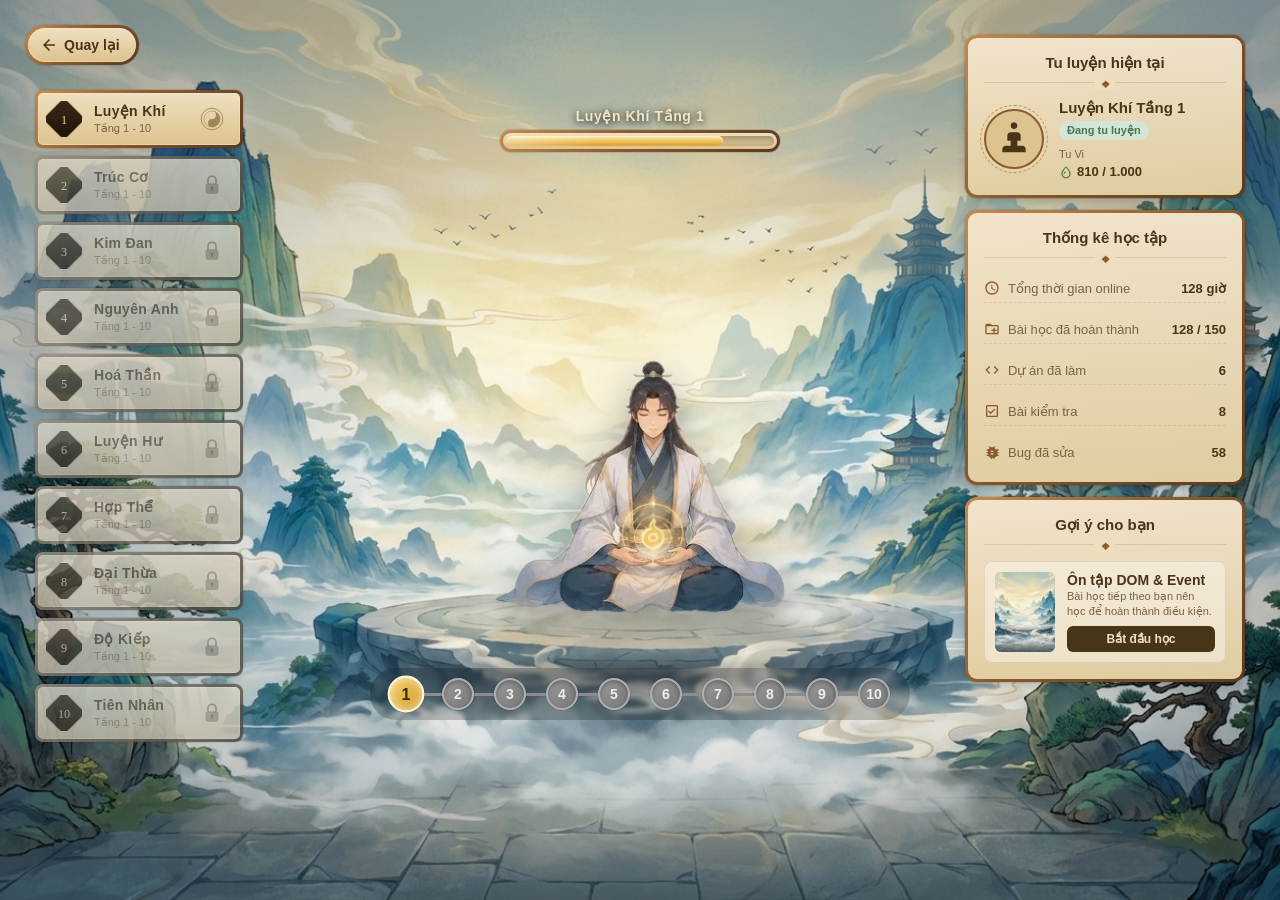
<file: pages/dotPhaCanhGioi/dotPhaCanhGioi.html>
<!DOCTYPE html>
<html lang="vi">
<head>
<meta charset="UTF-8">
<meta name="viewport" content="width=device-width, initial-scale=1.0">
<title>Tọa Đàm Tiên Cảnh</title>
<style>
  :root{
    --wood-dark:#5a3a1e;
    --wood-mid:#8a5a2e;
    --wood-light:#c88a4a;
    --parchment-1:#efe0c0;
    --parchment-2:#dcc38f;
    --ink:#4a3418;
    --ink-soft:#7a6142;

    --wood-dark-l:#4a4640;
    --wood-mid-l:#726b5e;
    --wood-light-l:#9a9082;
    --parchment-1-l:#d8d2c2;
    --parchment-2-l:#c3bcaa;
    --ink-l:#6b6355;
    --ink-soft-l:#948c7c;
  }
  *{box-sizing:border-box;}
  html,body{
    margin:0;
    padding:0;
    width:100%;
    height:100%;
    background:#0a1420;
    overflow:hidden;
    font-family: "Segoe UI", -apple-system, sans-serif;
  }
  .stage{
    position:relative;
    width:100%;
    height:100vh;
    display:flex;
    align-items:center;
    justify-content:center;
    overflow:hidden;
    background:#0a1420;
  }
  .bg{
    position:absolute;
    inset:0;
    width:100%;
    height:100%;
    object-fit:cover;
    filter:saturate(1.05);
  }
  .vignette{
    position:absolute;
    inset:0;
    pointer-events:none;
    background:radial-gradient(ellipse at 50% 62%, transparent 30%, rgba(6,14,24,0.35) 100%);
  }

  /* ---------- Character ---------- */
  .char-wrap{
    position:absolute;
    left:50%;
    top:54%;
    transform:translate(-50%,-50%);
    width:min(26vw, 300px);
    z-index:5;
    animation: float 5s ease-in-out infinite;
  }
  @keyframes float{
    0%,100%{ transform: translate(-50%,-50%) translateY(0px); }
    50%{ transform: translate(-50%,-50%) translateY(-16px); }
  }
  .char-img{
    position:relative;
    z-index:2;
    width:100%;
    display:block;
    filter: drop-shadow(0 18px 20px rgba(0,0,0,0.35));
  }
  .ground-shadow{
    position:absolute;
    left:50%;
    top:75%;
    width:34%;
    height:5%;
    transform:translate(-50%,-50%);
    background:radial-gradient(ellipse, rgba(10,20,30,0.45) 0%, rgba(10,20,30,0) 72%);
    z-index:4;
    animation: shadowPulse 5s ease-in-out infinite;
    filter:blur(2px);
  }
  @keyframes shadowPulse{
    0%,100%{ transform:translate(-50%,-50%) scale(1); opacity:0.55; }
    50%{ transform:translate(-50%,-50%) scale(0.78); opacity:0.3; }
  }

  .hint{
    position:absolute;
    bottom:22px;
    left:50%;
    transform:translateX(-50%);
    color:rgba(255,255,255,0.75);
    font-size:13px;
    letter-spacing:0.5px;
    text-shadow:0 1px 4px rgba(0,0,0,0.6);
    z-index:10;
    pointer-events:none;
  }

  /* ---------- Back Button ---------- */
  .back-btn {
    position: absolute;
    top: 25px;
    left: 25px;
    z-index: 30;
    display: flex;
    align-items: center;
    gap: 6px;
    padding: 8px 16px 8px 12px;
    border-radius: 20px;
    cursor: pointer;
    user-select: none;
    text-decoration: none;
    color: var(--ink);
    font-weight: 700;
    font-size: 14px;
    background:
      linear-gradient(var(--parchment-1), var(--parchment-2)) padding-box,
      linear-gradient(135deg, var(--wood-light), var(--wood-mid) 45%, var(--wood-dark) 100%) border-box;
    border: 3px solid transparent;
    box-shadow: 0px 0px 1px 0.5px rgba(0, 0, 0, 0.2), inset 0 0 0 1px rgba(255,235,200,0.35);
    transition: transform 0.25s cubic-bezier(.34,1.56,.64,1), box-shadow 0.25s ease;
  }
  
  .back-btn:hover {
    transform: translateX(-4px) scale(1.05); /* Hiệu ứng lùi nhẹ về bên trái và phóng to */
    box-shadow: 0px 0px 1px 0.5px rgba(0, 0, 0, 0.2), inset 0 0 0 1px rgba(255,235,200,0.5);
  }

  .back-btn svg {
    width: 18px;
    height: 18px;
    fill: var(--ink);
  }

  /* ---------- Realm Button List ---------- */
  .realm-list{
    position:absolute;
    /* Điều chỉnh vị trí top lùi xuống 80px để nhường chỗ cho nút Quay Lại */
    top: 80px;
    left:25px;
    z-index:20;
    display:flex;
    flex-direction:column;
    gap:8px;
    max-height:calc(100vh - 105px);
    overflow-y: auto;
    overflow-x: hidden; /* Ẩn thanh cuộn ngang nếu có */
    /* Thêm padding để nút có không gian phóng to (scale) không bị lẹm viền */
    padding: 10px 14px 10px 10px; 
  }

  /* Custom scrollbar for realm list */
  .realm-list::-webkit-scrollbar {
    width: 6px;
  }
  .realm-list::-webkit-scrollbar-track {
    background: rgba(0,0,0,0.2);
    border-radius: 4px;
    /* Thêm lề cho track để không dính sát viền */
    margin: 10px 0; 
  }
  .realm-list::-webkit-scrollbar-thumb {
    background: var(--wood-mid);
    border-radius: 4px;
  }

  .realm-btn{
    display:flex;
    align-items:center;
    gap:12px;
    padding:8px 16px 8px 8px;
    border-radius:8px;
    cursor:pointer;
    user-select:none;

    background:
      linear-gradient(var(--parchment-1), var(--parchment-2)) padding-box,
      linear-gradient(135deg, var(--wood-light), var(--wood-mid) 45%, var(--wood-dark) 100%) border-box;
    border:3px solid transparent;
    box-shadow:
      0px 0px 1px 0.5px rgba(0, 0, 0, 0.2),
      inset 0 0 0 1px rgba(255,235,200,0.35);

    transition: transform 0.25s cubic-bezier(.34,1.56,.64,1), box-shadow 0.25s ease;
  }
  .realm-btn:hover{
    transform:scale(1.1);
    box-shadow:
      0 10px 22px rgba(0,0,0,0.5),
      inset 0 0 0 1px rgba(255,235,200,0.5);
    z-index:2;
  }

  .realm-btn.locked{
    background:
      linear-gradient(var(--parchment-1-l), var(--parchment-2-l)) padding-box,
      linear-gradient(135deg, var(--wood-light-l), var(--wood-mid-l) 45%, var(--wood-dark-l) 100%) border-box;
    box-shadow:
      0px 0px 1px 0.5px rgba(0, 0, 0, 0.2),
      inset 0 0 0 1px rgba(255,255,255,0.15);
    opacity:0.82;
  }
  .realm-btn.locked:hover{
    opacity:1;
  }

  .realm-badge{
    position:relative;
    flex:0 0 auto;
    width:36px;
    height:36px;
    display:flex;
    align-items:center;
    justify-content:center;
  }
  .realm-badge svg{
    width:100%;
    height:100%;
    display:block;
  }

  .realm-text{
    display:flex;
    flex-direction:column;
    gap:2px;
    line-height:1.1;
    min-width:92px;
  }
  .realm-title{
    font-size:14px;
    font-weight:700;
    color:var(--ink);
    letter-spacing:0.3px;
  }
  .realm-sub{
    font-size:11px;
    color:var(--ink-soft);
    font-weight:500;
  }
  .locked .realm-title{ color:var(--ink-l); }
  .locked .realm-sub{ color:var(--ink-soft-l); }

  .realm-icon{
    flex:0 0 auto;
    width:24px;
    height:24px;
    margin-left:2px;
    opacity:0.85;
  }
  .locked .realm-icon{ opacity:0.55; }

  /* ---------- Right Panel (Thống kê) ---------- */
  .right-panel {
    position: absolute;
    top: 25px;
    right: 25px;
    z-index: 20;
    display: flex;
    flex-direction: column;
    gap: 12px;
    width: 300px;
    max-height: calc(100vh - 50px);
    overflow-y: auto;
    overflow-x: hidden;
    padding: 10px;
  }
  
  /* Custom scrollbar for right panel */
  .right-panel::-webkit-scrollbar { width: 4px; }
  .right-panel::-webkit-scrollbar-track { background: transparent; }
  .right-panel::-webkit-scrollbar-thumb { background: rgba(138, 90, 46, 0.4); border-radius: 4px; }

  .panel-block {
    background:
      linear-gradient(rgba(244, 233, 210, 0.95), rgba(230, 212, 168, 0.95)) padding-box,
      linear-gradient(135deg, var(--wood-light), var(--wood-mid) 45%, var(--wood-dark) 100%) border-box;
    border: 3px solid transparent;
    border-radius: 12px;
    padding: 16px;
    box-shadow: 0px 0px 1px 0.5px rgba(0, 0, 0, 0.2), 0 4px 10px rgba(0,0,0,0.15);
    display: flex;
    flex-direction: column;
    gap: 12px;
  }

  .panel-header {
    text-align: center;
    font-size: 15px;
    font-weight: 700;
    color: var(--ink);
    padding-bottom: 10px;
    border-bottom: 1px solid rgba(138, 90, 46, 0.2);
    margin-bottom: 4px;
    position: relative;
  }
  
  .panel-header::after {
    content: "❖";
    position: absolute;
    bottom: -8px;
    left: 50%;
    transform: translateX(-50%);
    font-size: 10px;
    color: var(--wood-mid);
    background: #eedebe; /* Match approx background */
    padding: 0 6px;
  }

  /* Tu Luyện Hiện Tại Block */
  .cultivation-info {
    display: flex;
    align-items: center;
    gap: 15px;
  }
  
  .cultivation-avatar {
    width: 60px;
    height: 60px;
    border-radius: 50%;
    border: 2px solid var(--wood-mid);
    padding: 2px;
    position: relative;
    display: flex;
    align-items: center;
    justify-content: center;
    background: #dcc38f;
  }
  .cultivation-avatar svg { width: 40px; height: 40px; fill: var(--ink); }
  
  .cultivation-avatar::before {
    content: '';
    position: absolute;
    inset: -6px;
    border-radius: 50%;
    border: 1px dashed var(--wood-light);
    animation: spin 10s linear infinite;
  }
  @keyframes spin { 100% { transform: rotate(360deg); } }

  .cultivation-details {
    display: flex;
    flex-direction: column;
    gap: 4px;
  }
  .cultivation-name { font-weight: 700; color: var(--ink); font-size: 15px; }
  .cultivation-status {
    background: #d4e5d6;
    color: #4a7550;
    font-size: 11px;
    font-weight: 600;
    padding: 3px 8px;
    border-radius: 12px;
    align-self: flex-start;
  }
  .cultivation-tuvi-label { font-size: 11px; color: var(--ink-soft); margin-top: 4px; }
  .cultivation-tuvi-val { font-size: 13px; font-weight: 700; color: var(--ink); display: flex; align-items: center; gap: 4px;}
  .tuvi-icon { width: 14px; height: 14px; fill: #4a7550; }

  /* Thống Kê Học Tập Block */
  .stat-row {
    display: flex;
    align-items: center;
    justify-content: space-between;
    font-size: 13px;
    color: var(--ink);
    padding: 6px 0;
    border-bottom: 1px dashed rgba(138, 90, 46, 0.15);
  }
  .stat-row:last-child { border-bottom: none; }
  .stat-label {
    display: flex;
    align-items: center;
    gap: 8px;
    color: var(--ink-soft);
    font-weight: 500;
  }
  .stat-icon { width: 16px; height: 16px; fill: var(--wood-mid); }
  .stat-val { font-weight: 700; }

  /* Gợi Ý Cho Bạn Block */
  .suggestion-card {
    display: flex;
    gap: 12px;
    background: rgba(255,255,255,0.4);
    padding: 10px;
    border-radius: 8px;
    border: 1px solid rgba(138, 90, 46, 0.15);
  }
  .suggestion-img {
    width: 60px;
    height: 80px;
    border-radius: 6px;
    object-fit: cover;
    background: var(--wood-light-l);
  }
  .suggestion-content {
    display: flex;
    flex-direction: column;
    justify-content: space-between;
    flex: 1;
  }
  .suggestion-title { font-weight: 700; font-size: 14px; color: var(--ink); }
  .suggestion-desc { font-size: 11px; color: var(--ink-soft); line-height: 1.4; margin-bottom: 6px; }
  .suggestion-btn {
    background: var(--ink);
    color: #efe0c0;
    border: none;
    padding: 6px 0;
    border-radius: 6px;
    font-size: 12px;
    font-weight: 600;
    cursor: pointer;
    transition: background 0.2s;
    text-align: center;
  }
  .suggestion-btn:hover { background: var(--wood-mid); }

  /* ---------- Tooltip ---------- */
  .tooltip{
    position:fixed;
    z-index:100;
    min-width:220px;
    max-width:270px;
    background:#fffdf8;
    border-radius:8px;
    padding:14px 16px;
    box-shadow: 0px 0px 1px 0.5px rgba(0, 0, 0, 0.2), 0 0 0 1px rgba(0,0,0,0.06);
    opacity:0;
    transform:translateY(4px);
    pointer-events:none;
    transition:opacity 0.18s ease, transform 0.18s ease;
  }
  .tooltip.show{
    opacity:1;
    transform:translateY(0);
  }
  .tooltip-title{
    font-size:14px;
    font-weight:700;
    color:#5a3a1e;
    margin:0 0 8px 0;
    padding-bottom:6px;
    border-bottom:1px solid #ecdfc4;
  }
  .tooltip-row{
    display:flex;
    justify-content:space-between;
    gap:10px;
    font-size:12.5px;
    color:#4a4235;
    margin-bottom:5px;
  }
  .tooltip-row span:first-child{
    color:#8a7f68;
  }
  .tooltip-row span:last-child{
    font-weight:600;
    color:#2f2a20;
    text-align:right;
  }
  .tooltip-note{
    margin-top:8px;
    padding-top:7px;
    border-top:1px dashed #ecdfc4;
    font-size:11.5px;
    color:#9a8f78;
    line-height:1.4;
  }

  /* ---------- EXP Bar ---------- */
  .exp-wrap{
    position:absolute;
    left:50%;
    top:12%;
    transform:translateX(-50%);
    z-index:6;
    display:flex;
    flex-direction:column;
    align-items:center;
    gap:6px;
  }
  .exp-title{
    font-size:14px;
    font-weight:700;
    color:#f3e6c4;
    letter-spacing:0.6px;
    text-shadow:0 2px 6px rgba(0,0,0,0.7), 0 0 10px rgba(0,0,0,0.4);
  }
  .exp-bar-frame{
    position:relative;
    width:280px;
    height:22px;
    border-radius:11px;
    padding:3px;
    background:
      linear-gradient(var(--parchment-1), var(--parchment-2)) padding-box,
      linear-gradient(135deg, var(--wood-light), var(--wood-mid) 45%, var(--wood-dark) 100%) border-box;
    border:3px solid transparent;
    box-shadow: 0px 0px 1px 0.5px rgba(0, 0, 0, 0.2);
    cursor:pointer;
  }
  .exp-track{
    position:relative;
    width:100%;
    height:100%;
    border-radius:6px;
    background:#c9b48a;
    box-shadow: inset 0 2px 4px rgba(0,0,0,0.2);
    overflow:hidden;
  }
  .exp-fill{
    position:absolute;
    left:0; top:0; bottom:0;
    width:0%;
    border-radius:6px;
    background:linear-gradient(180deg, #ffe9a8 0%, #f4c766 45%, #d99c2e 100%);
    box-shadow:inset 0 1px 2px rgba(255,255,255,0.6), 0 0 8px rgba(244,199,102,0.6);
    transition:width 1.2s ease-out;
  }
  .exp-fill::after{
    content:"";
    position:absolute;
    inset:0;
    background:linear-gradient(90deg, rgba(255,255,255,0.35), rgba(255,255,255,0) 40%);
  }
  .exp-percent{
    position:absolute;
    left:50%;
    bottom:calc(100% + 8px);
    transform:translateX(-50%) translateY(4px);
    background:#2a2016;
    color:#f4d998;
    font-size:12px;
    font-weight:700;
    padding:4px 10px;
    border-radius:6px;
    white-space:nowrap;
    opacity:0;
    pointer-events:none;
    transition:opacity 0.18s ease, transform 0.18s ease;
    box-shadow: 0px 0px 1px 0.5px rgba(0, 0, 0, 0.2);
  }
  .exp-percent::after{
    content:"";
    position:absolute;
    top:100%;
    left:50%;
    transform:translateX(-50%);
    border:5px solid transparent;
    border-top-color:#2a2016;
  }
  .exp-bar-frame:hover .exp-percent{
    opacity:1;
    transform:translateX(-50%) translateY(0);
  }

  /* ---------- Stage Tracker (Levels 1-10) ---------- */
  .stage-tracker-wrap {
    position: absolute;
    bottom: 20%;
    left: 50%;
    transform: translateX(-50%);
    z-index: 6;
    display: flex;
    align-items: center;
    gap: 0; /* Elements will overlap or touch based on margins */
    background: rgba(0,0,0,0.2);
    padding: 10px 20px;
    border-radius: 30px;
    backdrop-filter: blur(2px);
  }

  .stage-node-container {
    display: flex;
    align-items: center;
  }

  .stage-line {
    width: 24px;
    height: 3px;
    background-color: #8c8c8c; /* Default gray for locked */
    margin: 0 -2px; /* Pull nodes slightly together */
    z-index: 1;
  }

  .stage-line.active {
    background-color: #e6c875; /* Active gold */
    box-shadow: 0 0 5px rgba(230, 200, 117, 0.6);
  }

  .stage-node {
    position: relative;
    width: 32px;
    height: 32px;
    border-radius: 50%;
    display: flex;
    align-items: center;
    justify-content: center;
    font-weight: bold;
    font-size: 14px;
    color: #fff;
    z-index: 2;
    transition: all 0.3s ease;
    cursor: pointer;
  }

  /* Locked/Inactive node styling */
  .stage-node.locked {
    background: linear-gradient(135deg, #999, #777);
    border: 2px solid #b0b0b0;
    box-shadow: 0px 0px 1px 0.5px rgba(0, 0, 0, 0.2), inset 0 2px 4px rgba(0,0,0,0.3);
    color: #eee;
  }

  /* Active/Current node styling */
  .stage-node.active {
    background: linear-gradient(135deg, #f4d068, #d49c2e);
    border: 2px solid #fff5d1;
    box-shadow: 
      0px 0px 1px 0.5px rgba(0, 0, 0, 0.2),
      inset 0 0 8px rgba(255,255,255,0.6);
    color: #3a2a18;
    transform: scale(1.15);
    z-index: 3;
  }

  /* Completed node styling (if any were completed, they'd be green like the reference, but we are at level 1) */
  .stage-node.completed {
    background: linear-gradient(135deg, #4fb096, #2d7a64);
    border: 2px solid #a8dfd0;
    box-shadow: 0px 0px 1px 0.5px rgba(0, 0, 0, 0.2);
  }

  .stage-node:hover {
    transform: scale(1.2);
  }

  .stage-node.active:hover {
    transform: scale(1.25);
  }
</style>
</head>
<body>
  <div class="stage" id="stage">
    <img class="bg" src="../../img/background/Gemini_Generated_Image_ia73j4ia73j4ia73.png" alt="background">
    <div class="vignette"></div>

    <div class="ground-shadow"></div>

    <!-- Nút Quay Lại -->
    <a href="../room/room.html" class="back-btn">
      <svg viewBox="0 0 24 24">
        <path d="M20 11H7.83l5.59-5.59L12 4l-8 8 8 8 1.41-1.41L7.83 13H20v-2z"/>
      </svg>
      Quay lại
    </a>

    <!-- EXP bar (independent of character float) -->
    <div class="exp-wrap">
      <div class="exp-title">Luyện Khí Tầng 1</div>
      <div class="exp-bar-frame" id="expFrame">
        <div class="exp-track">
          <div class="exp-fill" id="expFill"></div>
        </div>
        <div class="exp-percent" id="expPercent">81%</div>
    </div>
  </div>

  <!-- Bảng Thông Tin Bên Phải -->
  <div class="right-panel">
    
    <!-- Block 1: Tu luyện hiện tại -->
    <div class="panel-block">
      <div class="panel-header">Tu luyện hiện tại</div>
      <div class="cultivation-info">
        <div class="cultivation-avatar">
          <!-- Icon Tọa Thiền -->
          <svg viewBox="0 0 24 24">
            <path d="M12 2C10.9 2 10 2.9 10 4C10 5.1 10.9 6 12 6C13.1 6 14 5.1 14 4C14 2.9 13.1 2 12 2ZM8 10V13H10V18H14V13H16V10C16 8.9 15.1 8 14 8H10C8.9 8 8 8.9 8 10ZM5 18V20H19V18C19 16.9 18.1 16 17 16H7C5.9 16 5 16.9 5 18Z"/>
          </svg>
        </div>
        <div class="cultivation-details">
          <div class="cultivation-name">Luyện Khí Tầng 1</div>
          <div class="cultivation-status">Đang tu luyện</div>
          <div class="cultivation-tuvi-label">Tu Vi</div>
          <div class="cultivation-tuvi-val">
            <svg class="tuvi-icon" viewBox="0 0 24 24"><path d="M12 2C8 6 4 11 4 15C4 19.42 7.58 23 12 23C16.42 23 20 19.42 20 15C20 11 16 6 12 2ZM12 21C8.69 21 6 18.31 6 15C6 11.83 9.14 7.6 12 4.09C14.86 7.6 18 11.83 18 15C18 18.31 15.31 21 12 21ZM12 11C9.79 11 8 12.79 8 15H10C10 13.9 10.9 13 12 13V11Z"/></svg>
            810 / 1.000
          </div>
        </div>
      </div>
    </div>

    <!-- Block 2: Thống kê học tập -->
    <div class="panel-block">
      <div class="panel-header">Thống kê học tập</div>
      
      <div class="stat-row">
        <div class="stat-label">
          <svg class="stat-icon" viewBox="0 0 24 24"><path d="M11.99 2C6.47 2 2 6.48 2 12C2 17.52 6.47 22 11.99 22C17.52 22 22 17.52 22 12C22 6.48 17.52 2 11.99 2ZM12 20C7.58 20 4 16.42 4 12C4 7.58 7.58 4 12 4C16.42 4 20 7.58 20 12C20 16.42 16.42 20 12 20ZM12.5 7H11V13L16.25 16.15L17 14.92L12.5 12.25V7Z"/></svg>
          Tổng thời gian online
        </div>
        <div class="stat-val">128 giờ</div>
      </div>
      
      <div class="stat-row">
        <div class="stat-label">
          <svg class="stat-icon" viewBox="0 0 24 24"><path d="M20 6H12L10 4H4C2.9 4 2.01 4.9 2.01 6L2 18C2 19.1 2.9 20 4 20H20C21.1 20 22 19.1 22 18V8C22 6.9 21.1 6 20 6ZM20 18H4V8H20V18ZM16 13V10H14V13H11V15H14V18H16V15H19V13H16Z"/></svg>
          Bài học đã hoàn thành
        </div>
        <div class="stat-val">128 / 150</div>
      </div>
      
      <div class="stat-row">
        <div class="stat-label">
          <svg class="stat-icon" viewBox="0 0 24 24"><path d="M9.4 16.6L4.8 12L9.4 7.4L8 6L2 12L8 18L9.4 16.6ZM14.6 16.6L19.2 12L14.6 7.4L16 6L22 12L16 18L14.6 16.6Z"/></svg>
          Dự án đã làm
        </div>
        <div class="stat-val">6</div>
      </div>
      
      <div class="stat-row">
        <div class="stat-label">
          <svg class="stat-icon" viewBox="0 0 24 24"><path d="M19 3H5C3.89 3 3 3.9 3 5V19C3 20.1 3.89 21 5 21H19C20.1 21 21 20.1 21 19V5C21 3.9 20.1 3 19 3ZM19 19H5V5H19V19ZM17 9.86L15.6 8.45L10 14.05L7.4 11.45L6 12.86L10 16.86L17 9.86Z"/></svg>
          Bài kiểm tra
        </div>
        <div class="stat-val">8</div>
      </div>
      
      <div class="stat-row">
        <div class="stat-label">
          <svg class="stat-icon" viewBox="0 0 24 24"><path d="M20 8H17.19C16.74 7.22 16.12 6.55 15.37 6.04L17 4.41L15.59 3L13.42 5.17C12.96 5.06 12.49 5 12 5C11.51 5 11.04 5.06 10.59 5.17L8.41 3L7 4.41L8.62 6.04C7.88 6.55 7.26 7.22 6.81 8H4V10H6.09C6.04 10.33 6 10.66 6 11V12H4V14H6V15C6 15.34 6.04 15.67 6.09 16H4V18H6.81C7.47 19.14 8.62 20 10 20.53V22H12V20.81C12.33 20.89 12.66 20.93 13 20.93C13.34 20.93 13.67 20.89 14 20.81V22H16V20.53C17.38 20 18.53 19.14 19.19 18H22V16H19.91C19.96 15.67 20 15.34 20 15V14H22V12H20V11C20 10.66 19.96 10.33 19.91 10H22V8ZM14 16H10V14H14V16ZM14 12H10V10H14V12Z"/></svg>
          Bug đã sửa
        </div>
        <div class="stat-val">58</div>
      </div>
    </div>

    <!-- Block 3: Gợi ý cho bạn -->
    <div class="panel-block">
      <div class="panel-header">Gợi ý cho bạn</div>
      <div class="suggestion-card">
        <img class="suggestion-img" src="../../img/background/Gemini_Generated_Image_ia73j4ia73j4ia73.png" alt="thumbnail">
        <div class="suggestion-content">
          <div class="suggestion-title">Ôn tập DOM & Event</div>
          <div class="suggestion-desc">Bài học tiếp theo bạn nên học để hoàn thành điều kiện.</div>
          <div class="suggestion-btn">Bắt đầu học</div>
        </div>
      </div>
    </div>

  </div>

  <div class="char-wrap">
      <img class="char-img" src="../../img/character/Code_Generated_Image.png" alt="character">
    </div>

    <!-- Stage Progress Tracker (Below Character) -->
    <div class="stage-tracker-wrap" id="stageTracker">
      <!-- Nodes will be injected here via JS -->
    </div>

    <!-- Realm / Cultivation stage buttons -->
    <div class="realm-list" id="realmList">
      <!-- Tầng 1 (Active) -->
      <div class="realm-btn" data-locked="false" data-name="Luyện Khí" data-sub="Tầng 1 - 10">
        <div class="realm-badge">
            <svg viewBox="0 0 100 100">
              <defs>
                <linearGradient id="badgeGrad1" x1="0" y1="0" x2="1" y2="1">
                  <stop offset="0%" stop-color="#3a2a18"/>
                  <stop offset="100%" stop-color="#1c130a"/>
                </linearGradient>
              </defs>
              <rect x="8" y="8" width="84" height="84" rx="10" transform="rotate(45 50 50)" fill="url(#badgeGrad1)" stroke="#c9a25c" stroke-width="2.5"/>
              <text x="50" y="63" text-anchor="middle" font-size="34" font-family="Georgia, serif" fill="#e8cf9c">1</text>
            </svg>
          </div>
          <div class="realm-text">
            <div class="realm-title">Luyện Khí</div>
            <div class="realm-sub">Tầng 1 - 10</div>
          </div>
          <div class="realm-icon">
            <svg viewBox="0 0 60 60">
              <circle cx="30" cy="30" r="27" fill="none" stroke="#8a6a3a" stroke-width="2"/>
              <circle cx="30" cy="30" r="20" fill="none" stroke="#8a6a3a" stroke-width="1.2"/>
              <path d="M30 10 A20 20 0 0 1 30 50 A10 10 0 0 1 30 30 A10 10 0 0 0 30 10 Z" fill="#8a6a3a" opacity="0.85"/>
              <circle cx="30" cy="20" r="3" fill="#efe0c0"/>
              <circle cx="30" cy="40" r="3" fill="#8a6a3a"/>
            </svg>
          </div>
        </div>
        <!-- buttons 2-10 injected by script -->
    </div>

    <!-- Tooltip panel -->
    <div class="tooltip" id="tooltip">
      <div class="tooltip-title" id="tipTitle">Điều kiện đột phá</div>
      <div id="tipBody"></div>
    </div>

    <!-- <div class="hint">Di chuột vào bảng cảnh giới, thanh EXP hoặc các tầng để xem chi tiết</div> -->
  </div>

<script>
  const REALMS = [
    { num:1,  name:"Luyện Khí",  locked:false },
    { num:2,  name:"Trúc Cơ",    locked:true },
    { num:3,  name:"Kim Đan",    locked:true },
    { num:4,  name:"Nguyên Anh", locked:true },
    { num:5,  name:"Hoá Thần",   locked:true },
    { num:6,  name:"Luyện Hư",   locked:true },
    { num:7,  name:"Hợp Thể",    locked:true },
    { num:8,  name:"Đại Thừa",   locked:true },
    { num:9,  name:"Độ Kiếp",    locked:true },
    { num:10, name:"Tiên Nhân",  locked:true },
  ];

  const CURRENT_LEVEL = 1; // Luyện Khí tầng 1
  const TOTAL_LEVELS = 10;

  // ---------- Realm List Generation ----------
  const realmList = document.getElementById('realmList');

  function lockIconSVG(){
    return `<svg viewBox="0 0 60 60">
      <rect x="15" y="27" width="30" height="24" rx="4" fill="#7a7364" stroke="#5c5648" stroke-width="1.5"/>
      <path d="M20 27 V18 A10 10 0 0 1 40 18 V27" fill="none" stroke="#5c5648" stroke-width="4" stroke-linecap="round"/>
      <circle cx="30" cy="37" r="3.4" fill="#3a362c"/>
      <rect x="28.4" y="38" width="3.2" height="7" rx="1.4" fill="#3a362c"/>
    </svg>`;
  }

  function lockedBadgeSVG(num){
    return `<svg viewBox="0 0 100 100">
      <defs>
        <linearGradient id="badgeGradL${num}" x1="0" y1="0" x2="1" y2="1">
          <stop offset="0%" stop-color="#5a5648"/>
          <stop offset="100%" stop-color="#38352b"/>
        </linearGradient>
      </defs>
      <rect x="8" y="8" width="84" height="84" rx="10" transform="rotate(45 50 50)" fill="url(#badgeGradL${num})" stroke="#8f8672" stroke-width="2.5"/>
      <text x="50" y="63" text-anchor="middle" font-size="34" font-family="Georgia, serif" fill="#cfc6ac">${num}</text>
    </svg>`;
  }

  REALMS.slice(1).forEach(r=>{
    const el = document.createElement('div');
    el.className = 'realm-btn locked';
    el.dataset.locked = 'true';
    el.dataset.name = r.name;
    el.dataset.sub = 'Tầng 1 - 10';
    el.innerHTML = `
      <div class="realm-badge">${lockedBadgeSVG(r.num)}</div>
      <div class="realm-text">
        <div class="realm-title">${r.name}</div>
        <div class="realm-sub">Tầng 1 - 10</div>
      </div>
      <div class="realm-icon">${lockIconSVG()}</div>
    `;
    realmList.appendChild(el);
  });

  // ---------- Stage Tracker Generation ----------
  const stageTracker = document.getElementById('stageTracker');
  
  for (let i = 1; i <= TOTAL_LEVELS; i++) {
    const nodeContainer = document.createElement('div');
    nodeContainer.className = 'stage-node-container';

    const node = document.createElement('div');
    
    // Determine state
    if (i < CURRENT_LEVEL) {
      node.className = 'stage-node completed'; // Would be green if > 1
    } else if (i === CURRENT_LEVEL) {
      node.className = 'stage-node active'; // Gold
    } else {
      node.className = 'stage-node locked'; // Gray
    }
    
    node.textContent = i;
    
    // Add tooltip events to nodes
    node.addEventListener('mouseenter', (e) => {
        const stateStr = i === CURRENT_LEVEL ? "Đang rèn luyện" : (i < CURRENT_LEVEL ? "Đã hoàn thành" : "Chưa đạt đến");
        tipTitle.textContent = `Tầng ${i}`;
        tipBody.innerHTML = `<div class="tooltip-row"><span>Trạng thái</span><span>${stateStr}</span></div>`;
        tip.classList.add('show');
        positionTooltip(e.clientX, e.clientY);
    });
    node.addEventListener('mousemove', (e)=>{ positionTooltip(e.clientX, e.clientY); });
    node.addEventListener('mouseleave', ()=>{ tip.classList.remove('show'); });

    nodeContainer.appendChild(node);

    // Add connector line if not the last node
    if (i < TOTAL_LEVELS) {
      const line = document.createElement('div');
      // Line is active only if the node before AND after it are completed/active
      if (i < CURRENT_LEVEL) {
        line.className = 'stage-line active'; 
      } else {
        line.className = 'stage-line'; // Gray line
      }
      nodeContainer.appendChild(line);
    }

    stageTracker.appendChild(nodeContainer);
  }

  // ---------- Tooltip logic ----------
  const tip = document.getElementById('tooltip');
  const tipTitle = document.getElementById('tipTitle');
  const tipBody = document.getElementById('tipBody');
  const OFFSET_X = 18;
  const OFFSET_Y = 18;

  function positionTooltip(x, y){
    const w = tip.offsetWidth;
    const h = tip.offsetHeight;
    let left = x + OFFSET_X;
    let top = y + OFFSET_Y;
    if(left + w > window.innerWidth - 10){ left = x - w - OFFSET_X; }
    if(top + h > window.innerHeight - 10){ top = y - h - OFFSET_Y; }
    tip.style.left = left + 'px';
    tip.style.top = top + 'px';
  }

  function unlockedTooltipHTML(){
    return `
      <div class="tooltip-row"><span>Cảnh giới hiện tại</span><span>Luyện Khí — Tầng 1</span></div>
      <div class="tooltip-row"><span>Linh lực yêu cầu</span><span>810 / 1.000</span></div>
      <div class="tooltip-row"><span>Đan dược hỗ trợ</span><span>Không có</span></div>
      <div class="tooltip-row"><span>Tỷ lệ thành công</span><span>100%</span></div>
      <div class="tooltip-note">Tu luyện đầy thanh EXP để đột phá lên Tầng 2.</div>
    `;
  }

  function lockedTooltipHTML(name, prevName){
    return `
      <div class="tooltip-row"><span>Trạng thái</span><span>Chưa mở khóa</span></div>
      <div class="tooltip-row"><span>Điều kiện</span><span>Đạt ${prevName} tầng 10</span></div>
      <div class="tooltip-note">Hoàn thành cảnh giới trước để mở khóa "${name}".</div>
    `;
  }

  document.querySelectorAll('.realm-btn').forEach((btn, idx)=>{
    const locked = btn.dataset.locked === 'true';
    const name = btn.dataset.name;
    const prevName = idx > 0 ? REALMS[idx-1].name : '';

    btn.addEventListener('mouseenter', (e)=>{
      tipTitle.textContent = locked ? name : 'Thông tin cảnh giới';
      tipBody.innerHTML = locked ? lockedTooltipHTML(name, prevName) : unlockedTooltipHTML();
      tip.classList.add('show');
      positionTooltip(e.clientX, e.clientY);
    });
    btn.addEventListener('mousemove', (e)=>{
      positionTooltip(e.clientX, e.clientY);
    });
    btn.addEventListener('mouseleave', ()=>{
      tip.classList.remove('show');
    });
  });

  // ---------- EXP bar Animation ----------
  const expFill = document.getElementById('expFill');
  const EXP_PERCENT = 81; // 81% for Luyện Khí tầng 1
  
  const expFrame = document.getElementById('expFrame');
  expFrame.addEventListener('mouseenter', (e) => {
        tipTitle.textContent = `Tiến trình Tu Luyện`;
        tipBody.innerHTML = `<div class="tooltip-row"><span>Tu vi hiện tại</span><span>810/1000</span></div><div class="tooltip-note">Sắp đạt đủ linh khí để đột phá.</div>`;
        tip.classList.add('show');
        positionTooltip(e.clientX, e.clientY);
  });
  expFrame.addEventListener('mousemove', (e)=>{ positionTooltip(e.clientX, e.clientY); });
  expFrame.addEventListener('mouseleave', ()=>{ tip.classList.remove('show'); });


  requestAnimationFrame(()=>{
    setTimeout(()=>{ expFill.style.width = EXP_PERCENT + '%'; }, 150);
  });
</script>
</body>
</html>
</file>
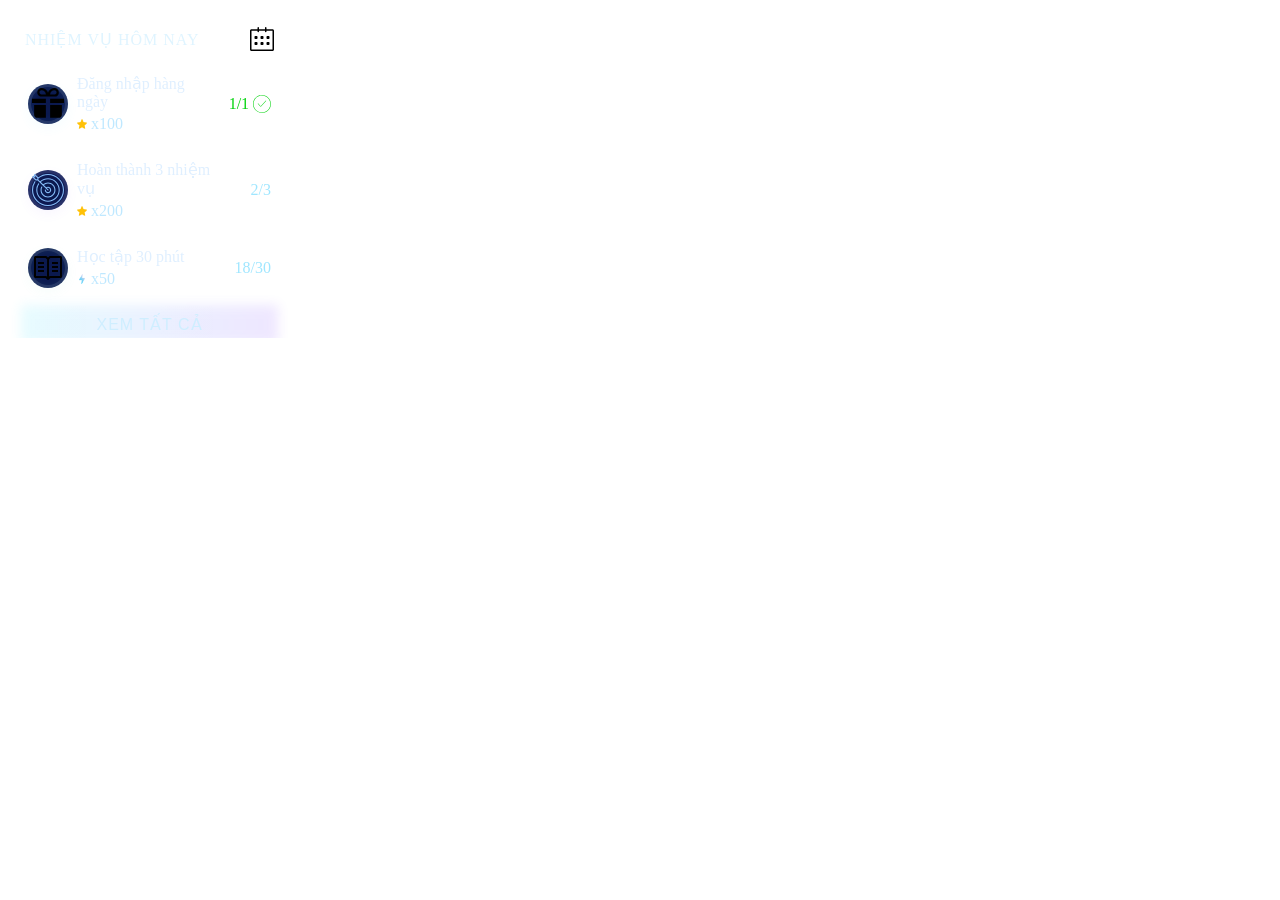
<file: pages/room/mission.html>
<!DOCTYPE html>
<html lang="en">

<head>
    <meta charset="UTF-8">
    <meta name="viewport" content="width=device-width, initial-scale=1.0">
    <link rel="stylesheet" href="mission.css">
    <title>Document</title>
</head>

<body>
    <div class="box">
        <div class="head-box">
            <div class="title">NHIỆM VỤ HÔM NAY</div>
            <svg fill="#000000" width="24px" height="24px" viewBox="0 0 1024 1024" xmlns="http://www.w3.org/2000/svg">
                <path
                    d="M960 95.888l-256.224.001V32.113c0-17.68-14.32-32-32-32s-32 14.32-32 32v63.76h-256v-63.76c0-17.68-14.32-32-32-32s-32 14.32-32 32v63.76H64c-35.344 0-64 28.656-64 64v800c0 35.343 28.656 64 64 64h896c35.344 0 64-28.657 64-64v-800c0-35.329-28.656-63.985-64-63.985zm0 863.985H64v-800h255.776v32.24c0 17.679 14.32 32 32 32s32-14.321 32-32v-32.224h256v32.24c0 17.68 14.32 32 32 32s32-14.32 32-32v-32.24H960v799.984zM736 511.888h64c17.664 0 32-14.336 32-32v-64c0-17.664-14.336-32-32-32h-64c-17.664 0-32 14.336-32 32v64c0 17.664 14.336 32 32 32zm0 255.984h64c17.664 0 32-14.32 32-32v-64c0-17.664-14.336-32-32-32h-64c-17.664 0-32 14.336-32 32v64c0 17.696 14.336 32 32 32zm-192-128h-64c-17.664 0-32 14.336-32 32v64c0 17.68 14.336 32 32 32h64c17.664 0 32-14.32 32-32v-64c0-17.648-14.336-32-32-32zm0-255.984h-64c-17.664 0-32 14.336-32 32v64c0 17.664 14.336 32 32 32h64c17.664 0 32-14.336 32-32v-64c0-17.68-14.336-32-32-32zm-256 0h-64c-17.664 0-32 14.336-32 32v64c0 17.664 14.336 32 32 32h64c17.664 0 32-14.336 32-32v-64c0-17.68-14.336-32-32-32zm0 255.984h-64c-17.664 0-32 14.336-32 32v64c0 17.68 14.336 32 32 32h64c17.664 0 32-14.32 32-32v-64c0-17.648-14.336-32-32-32z" />
            </svg>
        </div>
        <div class="mission-list">
            <div class="mission-card">
                <div class="icon">
                    <svg width="32px" height="32px" viewBox="0 0 15 15" version="1.1" id="gift"
                        xmlns="http://www.w3.org/2000/svg">
                        <path
                            d="M6.5,5v2H0V5H6.5z M8.5,5v2H15V5H8.5z M1,8v4.5C1,13.3284,1.6716,14,2.5,14h4V8H1z M8.5,8v6h4c0.8284,0,1.5-0.6716,1.5-1.5&#xA;&#x9;V8H8.5z M10.5,0c-1.4033-0.0444-2.6497,0.8904-3,2.25C7.1497,0.8904,5.9033-0.0444,4.5,0c-1.0709-0.0337-1.9663,0.8072-2,1.8781&#xA;&#x9;C2.4987,1.9187,2.4987,1.9594,2.5,2C2.3443,2.9427,2.9822,3.8331,3.9249,3.9888C4.0853,4.0153,4.2486,4.0191,4.41,4h6.13&#xA;&#x9;c0.9548,0.1497,1.8503-0.5029,2-1.4577c0.0282-0.1797,0.0282-0.3626,0-0.5423c0.0002-1.1046-0.895-2.0002-1.9996-2.0004&#xA;&#x9;C10.5269-0.0004,10.5135-0.0003,10.5,0z M4.5,3c-0.506,0.0463-0.9537-0.3264-1-0.8323C3.4949,2.1119,3.4949,2.0558,3.5,2&#xA;&#x9;C3.4537,1.494,3.8264,1.0463,4.3323,1C4.3881,0.9949,4.4442,0.9949,4.5,1c1.1046,0,2,0.8954,2,2H4.5z M10.5,3h-2&#xA;&#x9;c0-1.1046,0.8954-2,2-2c0.5523,0,1,0.4477,1,1c0.0463,0.506-0.3264,0.9537-0.8323,1C10.6119,3.0051,10.5558,3.0051,10.5,3z" />
                    </svg>
                </div>
                <div class="text">
                    <div class="info">Đăng nhập hàng ngày</div>
                    <div class="index"><img src="../../img/icon/star.png"> x100</div>
                </div>
                <div class="frequency tick">1/1 <svg version="1.1" id="Layer_1" xmlns="http://www.w3.org/2000/svg"
                        xmlns:xlink="http://www.w3.org/1999/xlink" width="18px" height="18px" viewBox="0 0 1.28 1.28"
                        enable-background="new 0 0 18 18" xml:space="preserve">
                        <g>
                            <path fill="#00d30b"
                                d="M0.64 0C0.287 0 0 0.287 0 0.64s0.287 0.64 0.64 0.64 0.64 -0.287 0.64 -0.64S0.993 0 0.64 0m0 1.24C0.309 1.24 0.04 0.971 0.04 0.64S0.309 0.04 0.64 0.04s0.6 0.269 0.6 0.6 -0.269 0.6 -0.6 0.6" />
                            <path fill="#00d30b"
                                d="m0.905 0.407 -0.342 0.368a0.02 0.02 0 0 1 -0.029 0l-0.16 -0.172a0.02 0.02 0 1 0 -0.029 0.027l0.16 0.172a0.06 0.06 0 0 0 0.088 0l0.342 -0.368a0.02 0.02 0 1 0 -0.029 -0.027" />
                        </g>
                    </svg></div>
            </div>
            <div class="mission-card">
                <div class="icon">
                    <svg width="32px" height="32px" viewBox="0 0 2.4 2.4" version="1.1"
                        xmlns="http://www.w3.org/2000/svg" xmlns:xlink="http://www.w3.org/1999/xlink">
                        <title>target</title>
                        <desc>Created with Sketch.</desc>
                        <defs />
                        <g id="People" stroke="none" stroke-width="1" fill="none" fill-rule="evenodd">
                            <g id="Icon-14" fill="#85bbf7">
                                <path
                                    d="M0.4 0.4H0.297l-0.16 -0.16H0.2a0.04 0.04 0 0 0 0.04 -0.04V0.137l0.16 0.16zM1.2 0a1.199 1.199 0 0 0 -0.733 0.251L0.228 0.012A0.04 0.04 0 0 0 0.16 0.04v0.12H0.04a0.04 0.04 0 0 0 -0.028 0.068l0.24 0.24A0.04 0.04 0 0 0 0.28 0.48h0.143l0.748 0.748a0.04 0.04 0 0 0 0.057 0 0.04 0.04 0 0 0 0 -0.057l-0.111 -0.111c0.023 -0.014 0.051 -0.021 0.082 -0.021 0.088 0 0.16 0.072 0.16 0.16s-0.072 0.16 -0.16 0.16 -0.16 -0.072 -0.16 -0.16a0.04 0.04 0 1 0 -0.08 0c0 0.132 0.108 0.24 0.24 0.24s0.24 -0.108 0.24 -0.24 -0.108 -0.24 -0.24 -0.24c-0.054 0 -0.102 0.015 -0.14 0.043l-0.169 -0.169A0.476 0.476 0 0 1 1.2 0.72c0.265 0 0.48 0.215 0.48 0.48s-0.215 0.48 -0.48 0.48 -0.48 -0.215 -0.48 -0.48c0 -0.073 0.016 -0.143 0.049 -0.21a0.04 0.04 0 1 0 -0.072 -0.035A0.554 0.554 0 0 0 0.64 1.2c0 0.309 0.251 0.56 0.56 0.56s0.56 -0.251 0.56 -0.56 -0.251 -0.56 -0.56 -0.56a0.556 0.556 0 0 0 -0.366 0.137l-0.17 -0.17C0.811 0.474 1 0.4 1.2 0.4c0.441 0 0.8 0.359 0.8 0.8s-0.359 0.8 -0.8 0.8 -0.8 -0.359 -0.8 -0.8c0 -0.157 0.046 -0.309 0.132 -0.439a0.04 0.04 0 1 0 -0.067 -0.044A0.876 0.876 0 0 0 0.32 1.2c0 0.485 0.395 0.88 0.88 0.88s0.88 -0.395 0.88 -0.88S1.685 0.32 1.2 0.32c-0.221 0 -0.43 0.082 -0.593 0.231L0.48 0.423V0.343A1.119 1.119 0 0 1 1.2 0.08c0.618 0 1.12 0.502 1.12 1.12S1.818 2.32 1.2 2.32 0.08 1.818 0.08 1.2a1.116 1.116 0 0 1 0.172 -0.596 0.04 0.04 0 1 0 -0.068 -0.043A1.196 1.196 0 0 0 0 1.2c0 0.662 0.538 1.2 1.2 1.2s1.2 -0.538 1.2 -1.2S1.862 0 1.2 0"
                                    id="target" />
                            </g>
                        </g>
                    </svg>
                </div>
                <div class="text">
                    <div class="info">Hoàn thành 3 nhiệm vụ</div>
                    <div class="index"><img src="../../img/icon/star.png"> x200</div>
                </div>
                <div class="frequency">2/3</div>
            </div>
            <div class="mission-card">
                <div class="icon">
                    <svg width="32px" height="32px" viewBox="0 0 0.64 0.64" xmlns="http://www.w3.org/2000/svg"
                        fill="#000000">
                        <path fill-rule="evenodd" clip-rule="evenodd"
                            d="M0.58 0.08H0.36l-0.014 0.006 -0.026 0.026 -0.026 -0.026L0.28 0.08H0.06l-0.02 0.02v0.4l0.02 0.02h0.212l0.034 0.034h0.028l0.034 -0.034h0.212l0.02 -0.02v-0.4zm-0.28 0.413 -0.007 -0.007L0.28 0.48H0.08V0.12h0.192l0.03 0.03zM0.56 0.48H0.36l-0.014 0.006 -0.006 0.005V0.148l0.028 -0.028H0.56zM0.24 0.2H0.12v0.04h0.12zm0 0.16H0.12v0.04h0.12zM0.12 0.28h0.12v0.04H0.12zm0.4 -0.08h-0.12v0.04h0.12zm-0.12 0.08h0.12v0.04h-0.12zm0 0.08h0.12v0.04h-0.12z" />
                    </svg>
                </div>
                <div class="text">
                    <div class="info">Học tập 30 phút</div>
                    <div class="index"><img src="../../img/icon/flash.png"> x50</div>
                </div>
                <div class="frequency">18/30</div>
            </div>
        </div>
        <button class="watch-all">XEM TẤT CẢ</button>
    </div>
</body>

</html>
</file>
<file: pages/room/mission.css>
.outer-box {
    position: relative;
    width: 255px;
}

.outer-box.minimized #mission-icon {
    opacity: 1;
    transform: scale(1);
    pointer-events: auto;
}

.mission-icon-btn {
    cursor: pointer;
    width: 48px;
    height: 48px;
    border-radius: var(--radius-pill);
    display: flex;
    align-items: center;
    justify-content: center;
    background: var(--primary-background-gradient);
    box-shadow: var(--primary-shadow-glow-sm);
}

#mission-icon {
    position: absolute;
    right: 0;
    opacity: 0;
    transform: scale(0);
    transition: all var(--transition-slow) ease;
    pointer-events: none;
    z-index: 1000;
}


.box {
    width: 255px;
    max-height: 300px;
    padding: 15px 14px;
    border-radius: var(--radius-lg);
    background: var(--primary-background-gradient);
    box-shadow: var(--primary-shadow-glow-sm);
    overflow: hidden;
    position: relative;
    transform-origin: top right;
    transition:
        transform var(--transition-slow) ease,
        opacity var(--transition-slow) ease;
}

#mission-close {
    cursor: pointer;
}

.box.collapsed {
    opacity: 0;
    transform: scale(.2);
    pointer-events: none;
}

.box.collapsed #mission-icon {
    opacity: 0;
}

.mission-content {
    opacity: 1;
    transition: opacity var(--transition-base) ease;
}

.box.collapsed .mission-list,
.box.collapsed .title,
.box.collapsed .watch-all {
    opacity: 0;
}

@keyframes spin {
    to {
        transform: rotate(360deg);
    }
}

.box>* {
    position: relative;
    z-index: 2;
}

.head-box {
    display: flex;
    align-items: center;
    justify-content: space-between;
    gap: 6px;
    padding: 4px 3px;
}

.title {
    font-weight: var(--font-weight-medium);
    letter-spacing: 1px;
    color: #dff4ff;
    font-size: var(--font-size-xl);
    text-shadow: var(--primary-shadow-glow-sm);
}

.calender-icon {
    width: 24px;
	height: 24px;
	background-color: var(--primary-icon-color-light);
	-webkit-mask: url("../../img/icon/simple-line-icons_calender.svg") no-repeat center;
	mask: url("../../img/icon/simple-line-icons_calender.svg") no-repeat center;
    opacity: 0.9;
}

.mission-list {
    display: flex;
    flex-direction: column;
    gap: 9px;
    margin-top: 9px;
}

.mission-card {
    display: flex;
    align-items: center;
    gap: 9px;
    padding: 8px 6px;
    border-radius: var(--radius-8);
    border-top: 2px solid rgba(255, 255, 255, 0.03);
}

.icon {
    width: 40px;
    height: 40px;
    min-width: 40px;
    display: flex;
    justify-content: center;
    align-items: center;
    position: relative;
    border-radius: 50%;
    background: rgba(10, 25, 80, .9);
    box-shadow:
        0 0 8px rgba(120, 180, 255, .8),
        0 0 15px rgba(120, 180, 255, .5),
        inset 0 0 10px rgba(120, 180, 255, .3);
}

.mission-card:nth-child(1) .icon {
    box-shadow:
        0 4px 12px rgba(90, 220, 255, 0.06),
        0 0 12px rgba(90, 220, 255, 0.12) inset;
}

.mission-card:nth-child(2) .icon {
    box-shadow:
        0 4px 12px rgba(150, 110, 255, 0.06),
        0 0 12px rgba(150, 110, 255, 0.12) inset;
}

.mission-card:nth-child(3) .icon {
    box-shadow:
        0 4px 12px rgba(100, 220, 180, 0.06),
        0 0 12px rgba(100, 220, 180, 0.12) inset;
}

.gift-icon {
    width: 24px;
	height: 24px;
	background-color: var(--primary-icon-color);
	-webkit-mask: url("../../img/icon/mdi_gift.svg") no-repeat center;
	mask: url("../../img/icon/mdi_gift.svg") no-repeat center;
}

.target-icon {
    width: 24px;
	height: 24px;
	background-color: var(--primary-icon-color);
	-webkit-mask: url("../../img/icon/ri_target-fill.svg") no-repeat center;
	mask: url("../../img/icon/ri_target-fill.svg") no-repeat center;
}

.book-icon {
    width: 24px;
	height: 24px;
	background-color: var(--primary-icon-color);
	-webkit-mask: url("../../img/icon/ix_book.svg") no-repeat center;
	mask: url("../../img/icon/ix_book.svg") no-repeat center;
}


.icon::before {
    content: "";
    position: absolute;
    inset: -2px;
    border-radius: 50%;
    background: conic-gradient(from 0deg,
            var(--primary-border-glow-color),
            transparent,
            transparent,
            var(--primary-border-glow-color));
    animation: borderRotate 2s linear infinite;
    z-index: -2;
}

.icon::after {
    content: "";
    position: absolute;
    inset: 3px;
    border-radius: 50%;
    background: rgba(8, 18, 60, .95);
    z-index: -1;
}

@keyframes borderRotate {
    from {
        transform: rotate(0deg);
    }

    to {
        transform: rotate(360deg);
    }
}

.text {
    flex: 1 1 auto;
}

.info {
    color: #dfefff;
    font-size: var(--font-size-sm);
    margin-bottom: 4px;
}

.index {
    font-size: var(--font-size-xs);
    color: #bfe8ff;
    display: flex;
    align-items: center;
    gap: 4px;
}

.index img {
    width: 10px;
    height: 10px;
}

.frequency {
    min-width: 34px;
    text-align: right;
    color: #9fe6ff;
    font-weight: var(--font-weight-semibold);
    font-size: var(--font-size-sm);
}

.tick {
    display: flex;
    gap: 4px;
    align-items: flex-end;
    color: #00d30b;
}

.tick img {
    width: 16px;
    height: 16px;
}

.watch-all {
    margin-top: 10px;
    align-self: stretch;
    background: linear-gradient(
        90deg,
        rgba(255, 255, 255, 0.02),
        rgba(255, 255, 255, 0.01)
    );
    color: #cfeeff;
    padding: 8px 10px;
    width: 100%;
    border-radius: var(--radius-8);
    border: 1px solid rgba(255, 255, 255, 0.04);
    font-weight: var(--font-weight-bold);
    font-size: var(--font-size-md);
    letter-spacing: 1px;
    display: flex;
    align-items: center;
    justify-content: center;
    gap: 6px;
    position: relative;
    cursor: pointer;
}

.watch-all::before {
    content: '';
    position: absolute;
    inset: -2px;
    border-radius: var(--radius-md);
    background: linear-gradient(90deg, #3ee7ff, #7a39ff);
    filter: blur(6px);
    opacity: 0.12;
    z-index: -1;
}

.watch-all:hover {
    transform: translateY(-2px);
}



@media (max-width: 400px) {
    .box {
        width: 100%;
        padding: 12px;
    }
}
</file>
